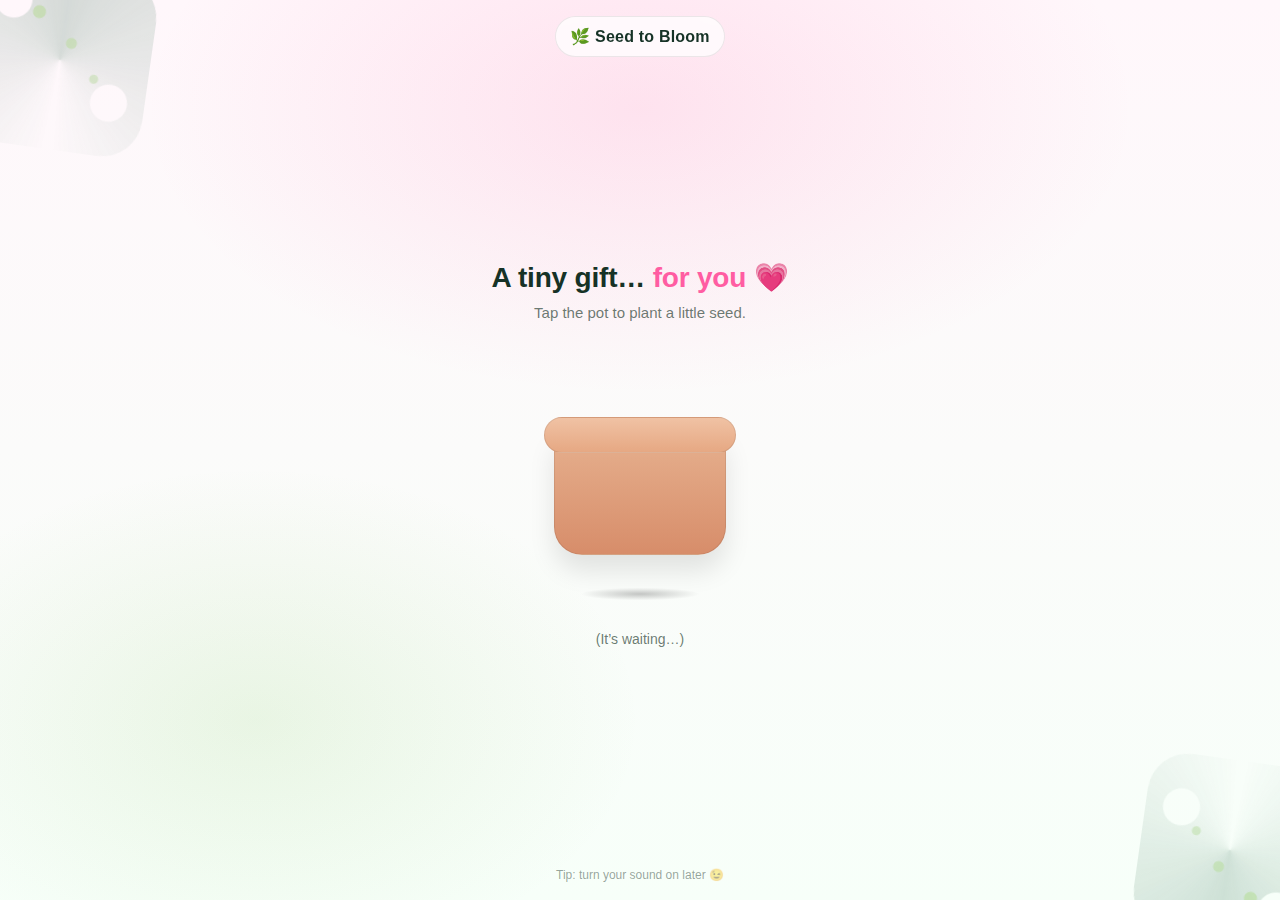
<file: index.html>
<!doctype html>
<html lang="en">
<head>
  <meta charset="utf-8" />
  <meta
    name="viewport"
    content="width=device-width, initial-scale=1, viewport-fit=cover, user-scalable=no"
  />
  <meta name="theme-color" content="#FFF7FB" />
  <title>Seed to Bloom 🌿💗</title>

  <link rel="stylesheet" href="./index.css" />
</head>

<body>
  <!-- Decorative corners -->
  <div class="vines vines--tl" aria-hidden="true"></div>
  <div class="vines vines--br" aria-hidden="true"></div>

  <main class="screen">
    <header class="topbar">
      <div class="pill">🌿 Seed to Bloom</div>
    </header>

    <section class="center">
      <h1 class="title">
        A tiny gift… <span class="pink">for you 💗</span>
      </h1>

      <p class="subtitle">
        Tap the pot to plant a little seed.
      </p>

      <!-- Pot Scene -->
      <div class="scene">
        <button id="potButton" class="potWrap" aria-label="Plant the seed">
          <div class="pot" aria-hidden="true">
            <div class="soil"></div>
            <div class="seed" id="seed" aria-hidden="true"></div>
            <div class="sprout" id="sprout" aria-hidden="true"></div>
          </div>
          <div class="shadow" aria-hidden="true"></div>
        </button>
      </div>

      <!-- Status text -->
      <p id="statusText" class="status" role="status" aria-live="polite">
        (It’s waiting…)
      </p>

      <!-- CTA -->
      <div class="ctaRow">
        <a id="ctaGrow" class="btn btn--primary is-hidden" href="./grow.html">
          Let’s grow it 🌱
        </a>
        <button id="ctaReset" class="btn btn--ghost is-hidden" type="button">
          Reset
        </button>
      </div>
    </section>

    <footer class="footer">
      <span class="footerText">Tip: turn your sound on later 😉</span>
    </footer>
  </main>

  <script src="./index.js"></script>
</body>
</html>
</file>
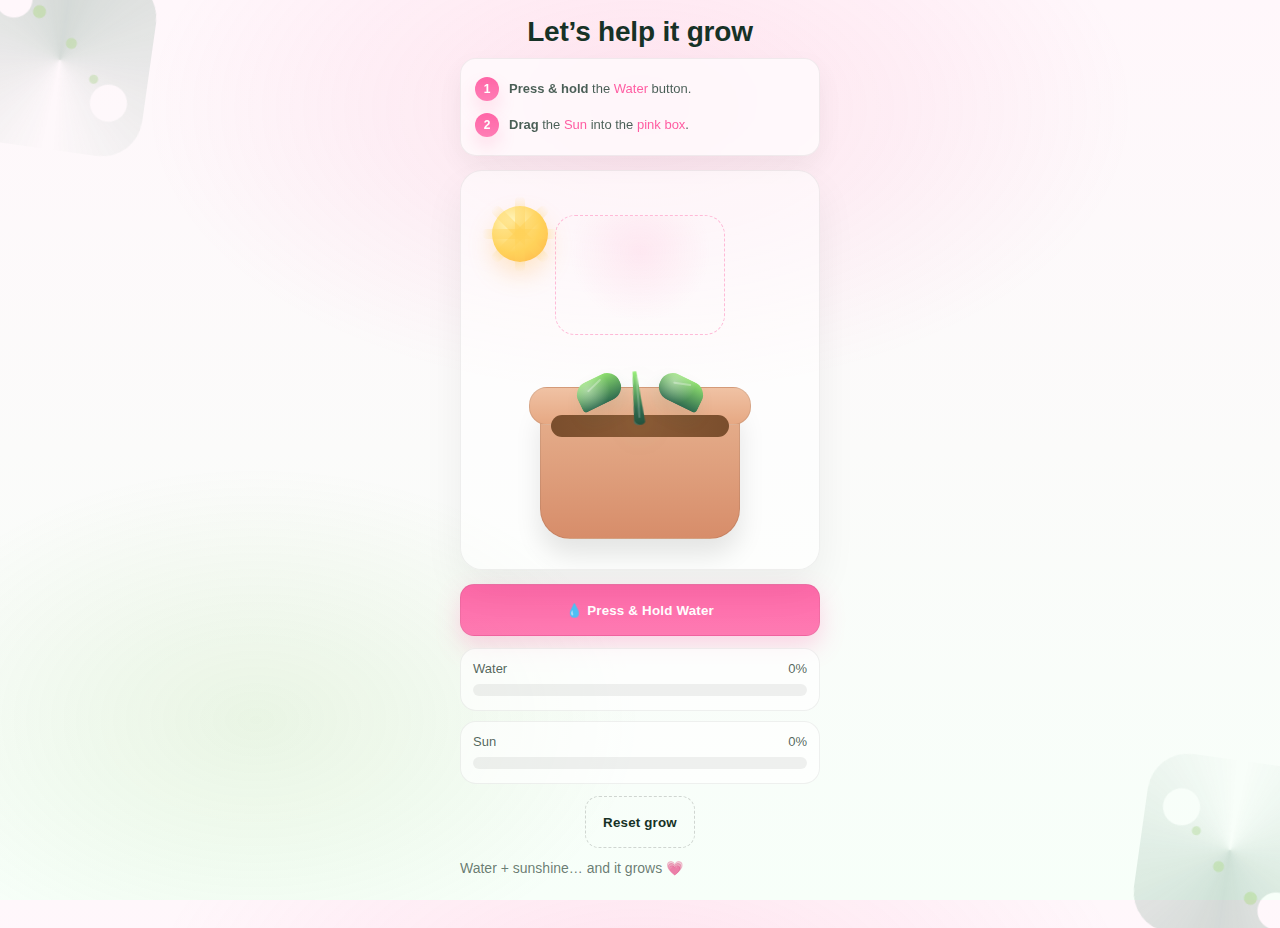
<file: grow.html>
<!doctype html>
<html lang="en">
<head>
  <meta charset="utf-8" />
  <meta
    name="viewport"
    content="width=device-width, initial-scale=1, viewport-fit=cover, user-scalable=no"
  />
  <meta name="theme-color" content="#FFF7FB" />
  <title>Grow 🌤️💧</title>

  <!-- Shared -->
  <link rel="stylesheet" href="./index.css" />
  <!-- Page specific -->
  <link rel="stylesheet" href="./grow.css" />
</head>

<body>
  <div class="vines vines--tl" aria-hidden="true"></div>
  <div class="vines vines--br" aria-hidden="true"></div>

  <main class="screen" role="main">

    <section class="growLayout">
      <div class="growHeader">
        <h1 class="title">Let’s help it grow</h1>

        <div class="howTo" role="note" aria-label="How to play">
          <div class="howToRow">
            <span class="howToBadge">1</span>
            <span class="howToText"><b>Press & hold</b> the <span class="pink">Water</span> button.</span>
          </div>

          <div class="howToRow">
            <span class="howToBadge">2</span>
            <span class="howToText"><b>Drag</b> the <span class="pink">Sun</span> into the <span class="pink">pink box</span>.</span>
          </div>
        </div>

        <p id="growHint" class="subtitle">Start with water 💧 then add sunshine 🌤️</p>
      </div>

      <div class="playArea" id="playArea">
        <div class="sunTarget" id="sunTarget" aria-hidden="true"></div>

        <div class="sun" id="sun" role="button" aria-label="Drag the sun" tabindex="0">
          <div class="sunCore"></div>
          <div class="sunRay sunRay--1"></div>
          <div class="sunRay sunRay--2"></div>
          <div class="sunRay sunRay--3"></div>
          <div class="sunRay sunRay--4"></div>
        </div>

        <div class="plantWrap" aria-hidden="true">
          <div class="plant plant--stage1" id="plant">
            <div class="plantPot">
              <div class="plantSoil"></div>
            </div>

            <div class="stem"></div>

            <div class="leaf leaf--1"></div>
            <div class="leaf leaf--2"></div>
            <div class="leaf leaf--3"></div>
            <div class="leaf leaf--4"></div>

            <!-- Flower: 6 petals -->
            <div class="flower" id="flower">
              <div class="petal petal--1"></div>
              <div class="petal petal--2"></div>
              <div class="petal petal--3"></div>
              <div class="petal petal--4"></div>
              <div class="petal petal--5"></div>
              <div class="petal petal--6"></div>
              <div class="flowerCore"></div>
            </div>
          </div>
        </div>

        <div class="waterStream" id="waterStream" aria-hidden="true"></div>
      </div>

      <div class="controls">
        <button id="waterBtn" class="btn btn--primary waterBtn" type="button" aria-label="Hold to water">
          💧 Press & Hold Water
        </button>

        <div class="meters" aria-label="Progress meters">
          <div class="meter">
            <div class="meterTop">
              <span>Water</span>
              <span id="waterPct">0%</span>
            </div>
            <div class="bar">
              <div class="fill fill--water" id="waterFill"></div>
            </div>
          </div>

          <div class="meter">
            <div class="meterTop">
              <span>Sun</span>
              <span id="sunPct">0%</span>
            </div>
            <div class="bar">
              <div class="fill fill--sun" id="sunFill"></div>
            </div>
          </div>
        </div>

        <div class="nextRow">
          <a id="nextBtn" class="btn btn--primary is-hidden" href="leaf-notes.html">Next: Leaf Notes 🍃</a>
          <button id="resetGrow" class="btn btn--ghost" type="button">Reset grow</button>
        </div>

        <p id="growStatus" class="status" role="status" aria-live="polite"></p>
      </div>
    </section>
  </main>

  <script src="./index.js"></script>
  <script src="./grow.js"></script>
</body>
</html>
</file>
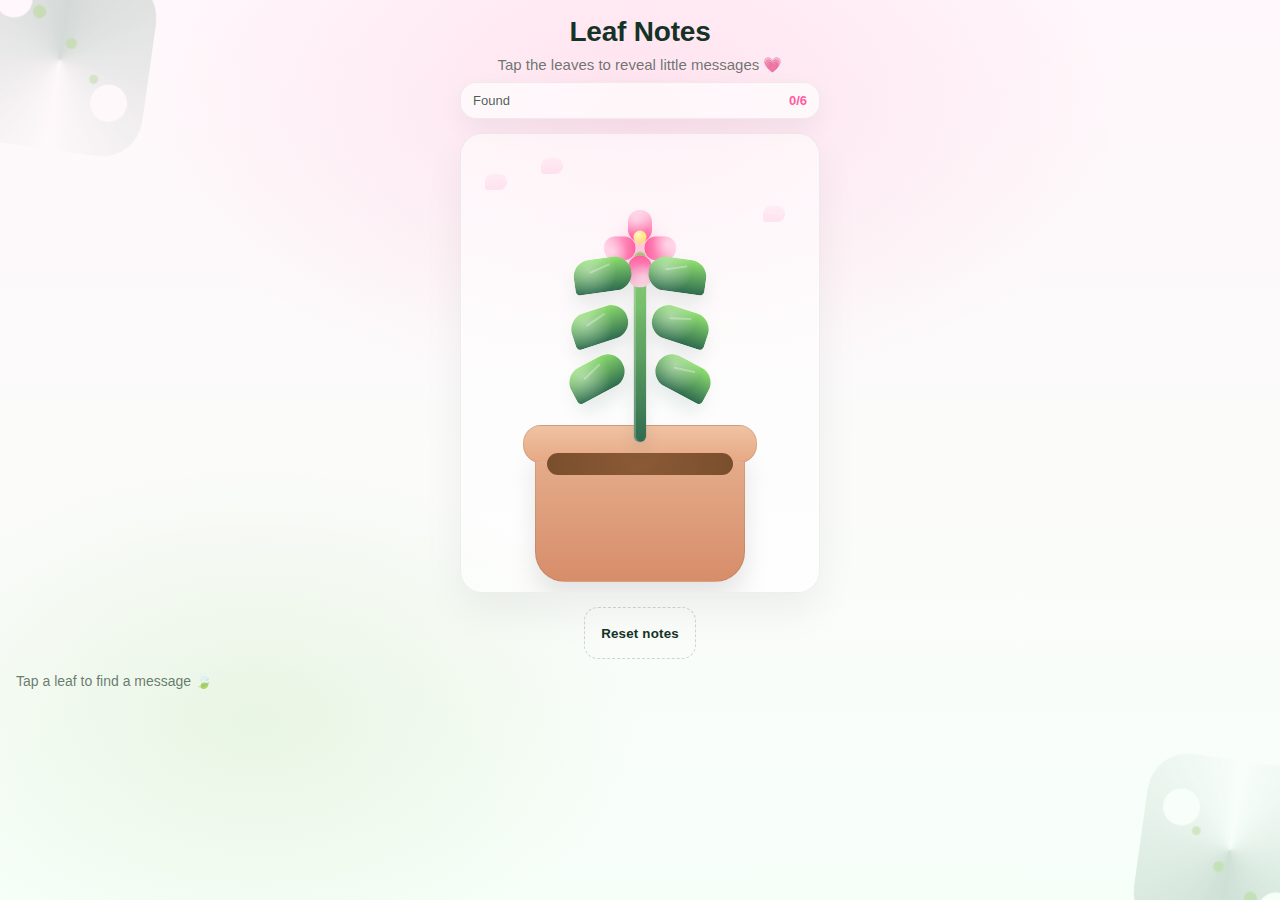
<file: leaf-notes.html>
<!doctype html>
<html lang="en">
<head>
  <meta charset="utf-8" />
  <meta name="viewport" content="width=device-width, initial-scale=1, viewport-fit=cover, user-scalable=no" />
  <meta name="theme-color" content="#FFF7FB" />
  <title>Leaf Notes 🍃</title>

  <link rel="stylesheet" href="./index.css" />
  <link rel="stylesheet" href="./leaf-notes.css" />
</head>

<body>
  <div class="vines vines--tl" aria-hidden="true"></div>
  <div class="vines vines--br" aria-hidden="true"></div>

  <main class="screen" role="main">
    <section class="leafLayout">
      <div class="leafHeader">
        <h1 class="title">Leaf Notes</h1>
        <p class="subtitle">Tap the leaves to reveal little messages 💗</p>

        <div class="progressCard" aria-label="Progress">
          <span class="progressLeft">Found</span>
          <span id="foundCount" class="progressRight">0/6</span>
        </div>
      </div>

      <div class="leafScene" id="leafScene">
        <div class="plantGroup" aria-hidden="true">
          <div class="plant">
            <div class="plantPot">
              <div class="plantSoil"></div>
            </div>

            <div class="stem"></div>

            <div class="flower">
              <div class="petal petal--1"></div>
              <div class="petal petal--2"></div>
              <div class="petal petal--3"></div>
              <div class="petal petal--4"></div>
              <div class="flowerCore"></div>
            </div>
          </div>

          <button class="leafBtn leafBtn--1" data-id="0" aria-label="Leaf note 1" type="button"></button>
          <button class="leafBtn leafBtn--2" data-id="1" aria-label="Leaf note 2" type="button"></button>
          <button class="leafBtn leafBtn--3" data-id="2" aria-label="Leaf note 3" type="button"></button>
          <button class="leafBtn leafBtn--4" data-id="3" aria-label="Leaf note 4" type="button"></button>
          <button class="leafBtn leafBtn--5" data-id="4" aria-label="Leaf note 5" type="button"></button>
          <button class="leafBtn leafBtn--6" data-id="5" aria-label="Leaf note 6" type="button"></button>
        </div>

        <div class="petalFloat petalFloat--a" aria-hidden="true"></div>
        <div class="petalFloat petalFloat--b" aria-hidden="true"></div>
        <div class="petalFloat petalFloat--c" aria-hidden="true"></div>
      </div>

      <div class="actions">
        <a id="ctaLetter" class="btn btn--primary is-hidden" href="./petal-letter.html">
          Open the letter 💌
        </a>

        <button id="resetNotes" class="btn btn--ghost" type="button">
          Reset notes
        </button>
      </div>

      <p id="statusLine" class="status" role="status" aria-live="polite"></p>
    </section>
  </main>

  <!-- ✅ Modal (required by leaf-notes.js) -->
  <div id="noteModal" class="modal is-hidden" role="dialog" aria-modal="true" aria-label="Leaf note">
    <div class="modalBackdrop" id="modalBackdrop"></div>

    <div class="modalCard" role="document">
      <div class="modalTop">
        <div class="modalPill">🍃 A leaf note</div>
        <button id="closeModal" class="modalClose" type="button" aria-label="Close">✕</button>
      </div>

      <p id="noteText" class="noteText"></p>

      <button id="okModal" class="btn btn--primary modalOk" type="button">
        Okay 💗
      </button>
    </div>
  </div>

  <script src="./index.js"></script>
  <script src="./leaf-notes.js"></script>
</body>
</html>
</file>
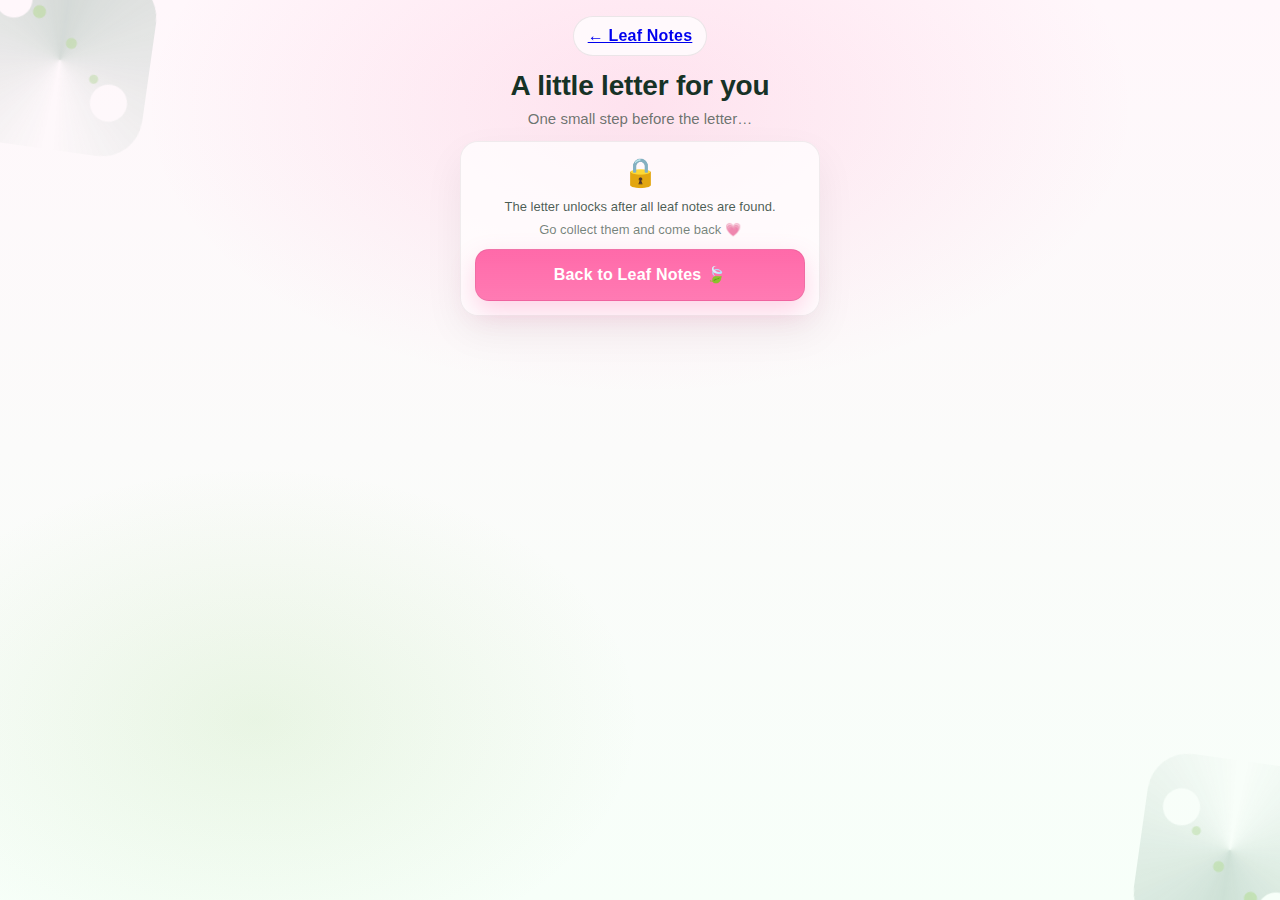
<file: petal-letter.html>
<!doctype html>
<html lang="en">
<head>
  <meta charset="utf-8" />
  <meta name="viewport" content="width=device-width, initial-scale=1, viewport-fit=cover, user-scalable=no" />
  <meta name="theme-color" content="#FFF7FB" />
  <title>Petal Letter 💌</title>

  <link rel="stylesheet" href="./index.css" />
  <link rel="stylesheet" href="./petal-letter.css" />
</head>

<body>
  <div class="vines vines--tl" aria-hidden="true"></div>
  <div class="vines vines--br" aria-hidden="true"></div>

  <main class="screen" role="main">
    <header class="topbar">
      <a class="pill" href="./leaf-notes.html">← Leaf Notes</a>
    </header>

    <section class="letterLayout">
      <header class="letterHeader">
        <h1 class="title">A little letter for you</h1>
        <p class="subtitle" id="subText">Tap the envelope to open it 💌</p>
      </header>

      <!-- Locked view (shown only if leaf notes not complete) -->
      <div id="lockedCard" class="lockedCard is-hidden" role="note" aria-label="Letter locked">
        <div class="lockedIcon">🔒</div>
        <div class="lockedText">
          The letter unlocks after all leaf notes are found.
          <span class="lockedHint">Go collect them and come back 💗</span>
        </div>
        <a class="btn btn--primary lockedBtn" href="./leaf-notes.html">Back to Leaf Notes 🍃</a>
      </div>

      <!-- Stage -->
      <div id="stage" class="stage" aria-label="Envelope letter stage">
        <!-- IMPORTANT: envelope is DIV (no nested button issue) -->
        <div id="envelope" class="envelope" role="button" tabindex="0" aria-label="Open the envelope">
          <div class="envShadow" aria-hidden="true"></div>

          <div class="envBody" aria-hidden="true">
            <div class="envBack"></div>
            <div class="envFront"></div>
            <div class="envSeal" aria-hidden="true"></div>

            <div class="peekCard" aria-hidden="true">
              <div class="peekLine">for my princess 👸</div>
            </div>

            <!-- Petal letter layer -->
            <div class="petalLetter" aria-hidden="true">
              <button class="petal p1" type="button" data-i="0" aria-label="Reveal line 1"><span class="petalText"></span></button>
              <button class="petal p2" type="button" data-i="1" aria-label="Reveal line 2"><span class="petalText"></span></button>
              <button class="petal p3" type="button" data-i="2" aria-label="Reveal line 3"><span class="petalText"></span></button>
              <button class="petal p4" type="button" data-i="3" aria-label="Reveal line 4"><span class="petalText"></span></button>
              <button class="petal p5" type="button" data-i="4" aria-label="Reveal line 5"><span class="petalText"></span></button>
              <button class="petal p6" type="button" data-i="5" aria-label="Reveal line 6"><span class="petalText"></span></button>

              <div class="centerNote" id="centerNote" aria-live="polite">
                <div class="centerTop">Happy Valentine’s Day 💗</div>
                <div class="centerMid" id="centerMid">I want to be with you again</div>
                <div class="centerSig">— Your's Ajith 🌸</div>
              </div>
            </div>
          </div>
        </div>

        <div class="letterActions">
          <button id="replayBtn" class="btn btn--ghost" type="button">Replay</button>
          <a class="btn btn--primary" href="./index.html">Back to start 🌱</a>
        </div>

        <p class="status" id="statusLine" role="status" aria-live="polite"></p>
      </div>
    </section>
  </main>

  <script src="./index.js"></script>
  <script src="./petal-letter.js"></script>
</body>
</html>
</file>
<file: index.css>
/* ============ Root + Mobile Safe Area ============ */
:root{
  --bg: #FFF7FB;
  --bg2: #F7FFF9;

  --green-900: #2F6B4F;
  --green-500: #76B947;
  --soil: #7A4E2D;

  --pink-600: #FF5DA2;
  --pink-300: #FFB3D1;

  --text: #163226;
  --muted: rgba(22,50,38,0.65);

  --card: rgba(255,255,255,0.75);
  --stroke: rgba(0,0,0,0.08);

  --radius: 18px;
  --tap: 52px;
}

*{ box-sizing: border-box; }
html, body{ height: 100%; }
body{
  margin: 0;
  font-family: -apple-system, BlinkMacSystemFont, "SF Pro Display", "SF Pro Text", Segoe UI, Roboto, Arial, sans-serif;
  color: var(--text);
  background:
    radial-gradient(900px 520px at 50% 12%, rgba(255,93,162,0.14), transparent 55%),
    radial-gradient(700px 460px at 20% 80%, rgba(118,185,71,0.12), transparent 55%),
    linear-gradient(180deg, var(--bg), var(--bg2));
  -webkit-font-smoothing: antialiased;
  -moz-osx-font-smoothing: grayscale;
}

/* ============ Layout ============ */
.screen{
  min-height: 100dvh;
  padding:
    calc(env(safe-area-inset-top) + 16px)
    16px
    calc(env(safe-area-inset-bottom) + 18px);
  display: grid;
  grid-template-rows: auto 1fr auto;
  gap: 14px;
  /* allow the page to scroll on mobile and enable momentum scrolling */
  overflow-y: auto;
  -webkit-overflow-scrolling: touch;
}

.topbar{
  display: flex;
  justify-content: center;
  align-items: center;
}

.pill{
  padding: 10px 14px;
  border-radius: 999px;
  background: var(--card);
  border: 1px solid var(--stroke);
  backdrop-filter: blur(8px);
  font-weight: 650;
  letter-spacing: 0.2px;
}

.center{
  display: grid;
  place-items: center;
  text-align: center;
  gap: 10px;
  align-content: center;
}

.title{
  margin: 0;
  font-size: 28px;
  line-height: 1.15;
  letter-spacing: -0.2px;
}

.pink{ color: var(--pink-600); }

.subtitle{
  margin: 0;
  color: var(--muted);
  font-size: 15px;
}

.status{
  margin: 0;
  min-height: 22px;
  font-size: 14px;
  color: var(--muted);
}

.hint{
  margin: 8px 0 0;
  font-size: 12px;
  color: rgba(22,50,38,0.55);
}

.footer{
  display:flex;
  justify-content:center;
}
.footerText{
  font-size: 12px;
  color: rgba(22,50,38,0.45);
}

/* ============ Buttons ============ */
.btn{
  height: var(--tap);
  min-width: 150px;
  padding: 0 16px;
  border-radius: 14px;
  display: inline-flex;
  align-items: center;
  justify-content: center;
  text-decoration: none;
  border: 1px solid var(--stroke);
  background: rgba(255,255,255,0.72);
  color: var(--text);
  font-weight: 650;
  letter-spacing: 0.2px;
  user-select: none;
  -webkit-tap-highlight-color: transparent;
}

.btn:active{ transform: scale(0.98); }

.btn--primary{
  background: linear-gradient(180deg, rgba(255,93,162,0.92), rgba(255,93,162,0.82));
  color: white;
  border-color: rgba(0,0,0,0.06);
  box-shadow: 0 10px 24px rgba(255,93,162,0.25);
}

.btn--ghost{
  background: transparent;
  border: 1px dashed rgba(0,0,0,0.16);
  min-width: 110px;
}

.ctaRow{
  display: flex;
  gap: 10px;
  align-items: center;
  justify-content: center;
}

.is-hidden{ display: none !important; }

/* ============ Decorative Vines (CSS-only) ============ */
.vines{
  position: fixed;
  width: 180px;
  height: 180px;
  pointer-events: none;
  opacity: 0.45;
  filter: blur(0.2px);
}
.vines--tl{ top: -30px; left: -30px; transform: rotate(8deg); }
.vines--br{ bottom: -40px; right: -40px; transform: rotate(188deg); }

.vines::before{
  content:"";
  position:absolute; inset:0;
  background:
    radial-gradient(circle at 35% 25%, rgba(118,185,71,0.75) 0 6px, transparent 7px),
    radial-gradient(circle at 55% 40%, rgba(118,185,71,0.65) 0 5px, transparent 6px),
    radial-gradient(circle at 70% 58%, rgba(118,185,71,0.55) 0 4px, transparent 5px),
    conic-gradient(from 180deg at 50% 50%,
      rgba(47,107,79,0.0),
      rgba(47,107,79,0.45),
      rgba(47,107,79,0.0)
    );
  border-radius: 40px;
  mask:
    radial-gradient(circle at 20% 20%, transparent 0 18px, black 19px),
    radial-gradient(circle at 80% 70%, transparent 0 18px, black 19px),
    linear-gradient(#000,#000);
  mask-composite: intersect;
}

/* ============ Pot Scene ============ */
.scene{
  width: min(320px, 88vw);
  height: 290px;
  display: grid;
  place-items: center;
}

.potWrap{
  border: none;
  background: transparent;
  padding: 0;
  display: grid;
  place-items: center;
  cursor: pointer;
  -webkit-tap-highlight-color: transparent;
  /* allow vertical pan gestures while still capturing taps */
  touch-action: pan-y;
}

.pot{
  position: relative;
  width: 210px;
  height: 200px;
  display: grid;
  place-items: center;
  transform: translateY(-2px);
  transition: transform 240ms ease;
}

.potWrap:active .pot{
  transform: translateY(1px) scale(0.99);
}

.shadow{
  width: 170px;
  height: 18px;
  background: radial-gradient(closest-side, rgba(0,0,0,0.22), transparent 70%);
  transform: translateY(18px);
}

/* Pot body */
.pot::before{
  content:"";
  position:absolute;
  bottom: 10px;
  width: 170px;
  height: 120px;
  background: linear-gradient(180deg, #E6B08E, #D78D6A);
  border-radius: 0 0 28px 28px;
  border: 1px solid rgba(0,0,0,0.08);
  box-shadow: 0 16px 26px rgba(0,0,0,0.10);
}

/* Pot rim */
.pot::after{
  content:"";
  position:absolute;
  bottom: 112px;
  width: 190px;
  height: 34px;
  background: linear-gradient(180deg, #F0C2A4, #E6A883);
  border-radius: 18px;
  border: 1px solid rgba(0,0,0,0.08);
}

/* Soil */
.soil{
  position:absolute;
  bottom: 122px;
  width: 160px;
  height: 20px;
  background: radial-gradient(circle at 50% 30%, #8B5A35, var(--soil));
  border-radius: 999px;
  transform-origin: center;
}

/* Seed */
.seed{
  position:absolute;
  width: 14px;
  height: 10px;
  background: #5B3A22;
  border-radius: 999px;
  top: 32px;
  left: 50%;
  transform: translateX(-50%);
  opacity: 0;
}

/* Sprout */
.sprout{
  position:absolute;
  bottom: 135px;
  width: 0;
  height: 0;
  opacity: 0;
}
.sprout::before{
  content:"";
  position:absolute;
  width: 6px;
  height: 26px;
  background: linear-gradient(180deg, var(--green-500), var(--green-900));
  border-radius: 999px;
  left: 50%;
  transform: translateX(-50%);
  bottom: 0;
}
.sprout::after{
  content:"";
  position:absolute;
  width: 24px;
  height: 16px;
  background: radial-gradient(circle at 30% 30%, rgba(255,255,255,0.35), transparent 55%),
              linear-gradient(180deg, var(--green-500), var(--green-900));
  border-radius: 16px 16px 16px 0;
  transform: rotate(-18deg);
  left: calc(50% - 6px);
  bottom: 14px;
}

/* ---------------- Scroll hint ---------------- */
.scrollHint{
  margin-top: 8px;
  font-size: 13px;
  color: var(--muted);
  text-align: center;
  opacity: 0.9;
  -webkit-user-select: none;
  user-select: none;
  animation: hintFloat 1.6s ease-in-out infinite;
}

@keyframes hintFloat{
  0% { transform: translateY(0); opacity: 0.9; }
  50% { transform: translateY(-6px); opacity: 1; }
  100% { transform: translateY(0); opacity: 0.9; }
}

/* ============ Planting Animation State ============ */
.planted .seed{
  opacity: 1;
  animation: seedDrop 900ms cubic-bezier(.2,.9,.2,1) forwards;
}

.planted .soil{
  animation: soilWiggle 520ms ease-in-out 640ms;
}

.planted .sprout{
  opacity: 1;
  animation: sproutPop 700ms cubic-bezier(.2,.9,.2,1) 1040ms forwards;
}

@keyframes seedDrop{
  0%   { transform: translateX(-50%) translateY(0) rotate(0deg); }
  70%  { transform: translateX(-50%) translateY(112px) rotate(20deg); opacity: 1; }
  85%  { transform: translateX(-50%) translateY(102px) rotate(6deg); }
  100% { transform: translateX(-50%) translateY(110px) rotate(0deg); opacity: 0; }
}

@keyframes soilWiggle{
  0%   { transform: scaleX(1); }
  25%  { transform: scaleX(1.05) rotate(1deg); }
  55%  { transform: scaleX(0.98) rotate(-1deg); }
  100% { transform: scaleX(1); }
}

@keyframes sproutPop{
  0%   { transform: translateY(10px) scale(0.5); }
  60%  { transform: translateY(0) scale(1.0); }
  100% { transform: translateY(0) scale(1.0); }
}
``
</file>
<file: grow.css>
/* Grow Page Layout */
.growLayout{
  display: grid;
  gap: 14px;
  align-content: start;
}
.growHeader{
  text-align: center;
  display: grid;
  gap: 10px;
}

#growHint {
  display: none;
}

/* Clear instructions card */
.howTo{
  width: min(360px, 92vw);
  margin: 0 auto;
  padding: 12px 14px;
  border-radius: 16px;
  background: rgba(255,255,255,0.68);
  border: 1px solid rgba(0,0,0,0.06);
  box-shadow: 0 10px 26px rgba(0,0,0,0.05);
  backdrop-filter: blur(8px);
}
.howToRow{
  display: flex;
  gap: 10px;
  align-items: center;
  padding: 6px 0;
}
.howToRow--tiny{ padding-top: 2px; }
.howToBadge{
  width: 24px;
  height: 24px;
  border-radius: 999px;
  display: grid;
  place-items: center;
  font-weight: 800;
  font-size: 12px;
  color: #fff;
  background: linear-gradient(180deg, rgba(255,93,162,0.95), rgba(255,93,162,0.80));
  box-shadow: 0 10px 18px rgba(255,93,162,0.18);
  flex: 0 0 auto;
}
.howToText{
  font-size: 13px;
  color: rgba(22,50,38,0.78);
  line-height: 1.25;
}
.howToHint{
  font-size: 12px;
  color: rgba(22,50,38,0.60);
}

/* Play Area */
.playArea{
  position: relative;
  width: min(360px, 92vw);
  height: 400px;
  margin: 0 auto;
  border-radius: 22px;
  background: rgba(255,255,255,0.55);
  border: 1px solid rgba(0,0,0,0.06);
  box-shadow: 0 18px 40px rgba(0,0,0,0.06);
  overflow: hidden;
}

/* Prevent scroll interference while dragging/holding */
.playArea, .sun, .waterBtn{ touch-action: none; }

/* Sun + Target Zone */
.sunTarget{
  position:absolute;
  top: 44px;
  left: 50%;
  width: 170px;
  height: 120px;
  transform: translateX(-50%);
  border-radius: 20px;
  border: 1px dashed rgba(255,93,162,0.40);
  background: radial-gradient(circle at 50% 30%, rgba(255,93,162,0.10), transparent 60%);
  animation: targetPulse 2.3s ease-in-out infinite;
}
@keyframes targetPulse{
  0%,100% { box-shadow: 0 0 0 rgba(255,93,162,0.0); }
  50% { box-shadow: 0 0 22px rgba(255,93,162,0.12); }
}
.sun{
  position:absolute;
  top: 26px;
  left: 22px;
  width: 74px;
  height: 74px;
  border-radius: 50%;
  display: grid;
  place-items: center;
  cursor: grab;
  user-select: none;
  -webkit-tap-highlight-color: transparent;
  transform: translate3d(0,0,0);
  will-change: left, top;
}
.sun:active{ cursor: grabbing; }
.sunCore{
  width: 56px;
  height: 56px;
  border-radius: 50%;
  background: radial-gradient(circle at 35% 30%, #fff7c2, #ffd25a 55%, #ffb347);
  box-shadow: 0 12px 24px rgba(255,179,71,0.28);
}
.sunRay{
  position:absolute;
  width: 76px;
  height: 10px;
  border-radius: 999px;
  background: linear-gradient(90deg, transparent, rgba(255,210,90,0.9), transparent);
  opacity: 0.85;
}
.sunRay--1{ transform: rotate(0deg); }
.sunRay--2{ transform: rotate(45deg); }
.sunRay--3{ transform: rotate(90deg); }
.sunRay--4{ transform: rotate(135deg); }

/* Plant */
.plantWrap{
  position:absolute;
  left: 50%;
  bottom: 30px;
  transform: translateX(-50%);
}

.plant{
  position: relative;
  width: 260px;
  height: 300px;

  /* Key realism anchors */
  --soilY: 114px;         /* soil surface from bottom of plant */
  --stem-h: 52px;         /* default stage 1 */
}

/* Pot */
.plantPot{
  position:absolute;
  bottom: 0;
  left: 50%;
  width: 200px;
  height: 135px;
  transform: translateX(-50%);
  border-radius: 0 0 30px 30px;
  background: linear-gradient(180deg, #E6B08E, #D78D6A);
  border: 1px solid rgba(0,0,0,0.08);
  box-shadow: 0 16px 26px rgba(0,0,0,0.10);
}
.plantPot::before{
  content:"";
  position:absolute;
  top: -18px;
  left: 50%;
  width: 220px;
  height: 36px;
  transform: translateX(-50%);
  border-radius: 18px;
  background: linear-gradient(180deg, #F0C2A4, #E6A883);
  border: 1px solid rgba(0,0,0,0.08);
}
.plantSoil{
  position:absolute;
  top: 10px;
  left: 50%;
  width: 178px;
  height: 22px;
  transform: translateX(-50%);
  border-radius: 999px;
  background: radial-gradient(circle at 50% 30%, #8B5A35, var(--soil));
}

/* Stem: tapered + slightly curved, anchored to soil */
.stem{
  position:absolute;
  left: 50%;
  bottom: var(--soilY);
  width: 16px;
  height: var(--stem-h);
  transform: translateX(-50%) rotate(-6deg);
  transform-origin: bottom center;
  z-index: 2;
  filter: drop-shadow(0 10px 14px rgba(47,107,79,0.10));
}
.stem::before{
  content:"";
  position:absolute;
  inset: 0;
  border-radius: 999px;
  background: linear-gradient(180deg, #9af07b 0%, #2f6b4f 70%, #24513d 100%);
  /* taper top */
  clip-path: polygon(38% 0%, 62% 0%, 86% 100%, 14% 100%);
  box-shadow: inset 2px 0 0 rgba(255,255,255,0.18);
}
.stem::after{
  content:"";
  position:absolute;
  left: 52%;
  top: 10%;
  width: 2px;
  height: 78%;
  border-radius: 999px;
  background: rgba(255,255,255,0.20);
  transform: rotate(2deg);
  filter: blur(0.2px);
}

/* Leaves (stable positions relative to stem height, so they never drift) */
.leaf{
  position:absolute;
  width: 46px;
  height: 28px;
  opacity: 0;
  transform: scale(0.2);
  border-radius: 24px 24px 24px 7px;
  background:
    radial-gradient(circle at 28% 30%, rgba(255,255,255,0.40), transparent 58%),
    linear-gradient(180deg, #8fe06f, var(--green-900));
  box-shadow: 0 10px 18px rgba(47,107,79,0.10);
  transition: transform 700ms cubic-bezier(.2,.9,.2,1), opacity 500ms ease;
  z-index: 3;
}
.leaf::after{
  content:"";
  position:absolute;
  left: 12px;
  top: 6px;
  width: 18px;
  height: 2px;
  border-radius: 999px;
  background: rgba(255,255,255,0.30);
  transform: rotate(-18deg);
}

/* Attach to stem using soilY + stem-h anchor */
.leaf--1{
  left: calc(50% - 64px);
  bottom: calc(var(--soilY) + var(--stem-h) - 34px);
  transform: rotate(-26deg) scale(0.2);
}
.leaf--2{
  left: calc(50% + 18px);
  bottom: calc(var(--soilY) + var(--stem-h) - 34px);
  border-radius: 24px 24px 7px 24px;
  transform: rotate(26deg) scale(0.2);
}
.leaf--3{
  left: calc(50% - 78px);
  bottom: calc(var(--soilY) + var(--stem-h) - 12px);
  transform: rotate(-12deg) scale(0.2);
}
.leaf--4{
  left: calc(50% + 34px);
  bottom: calc(var(--soilY) + var(--stem-h) - 12px);
  border-radius: 24px 24px 7px 24px;
  transform: rotate(12deg) scale(0.2);
}

/* Flower: ALWAYS sits on top of stem using the same anchor */
.flower{
  position:absolute;
  left: 50%;
  bottom: calc(var(--soilY) + var(--stem-h) - 8px);
  width: 54px;
  height: 54px;
  transform: translateX(-50%) scale(0.2);
  opacity: 0;
  transition: transform 800ms cubic-bezier(.2,.9,.2,1), opacity 600ms ease;
  z-index: 4;
  filter: drop-shadow(0 14px 18px rgba(255,93,162,0.14));
}

/* Petals: 6 petals with slight variation so it's not a perfect “circle” */
.petal{
  position:absolute;
  width: 24px;
  height: 34px;
  left: 50%;
  top: 50%;
  transform-origin: 50% 88%;
  border-radius: 20px 20px 20px 12px;
  background:
    radial-gradient(circle at 35% 30%, rgba(255,255,255,0.55), transparent 58%),
    linear-gradient(180deg, #ffd3e7 0%, var(--pink-600) 85%);
}
.petal--1{ transform: translate(-50%,-92%) rotate(0deg)   scale(1.00); }
.petal--2{ transform: translate(-5%,-65%)  rotate(55deg)  scale(0.98); }
.petal--3{ transform: translate(6%,-45%)   rotate(115deg) scale(1.02); }
.petal--4{ transform: translate(-50%,-10%) rotate(180deg) scale(0.98); }
.petal--5{ transform: translate(-92%,-45%) rotate(240deg) scale(1.03); }
.petal--6{ transform: translate(-95%,-68%) rotate(300deg) scale(0.99); }

.flowerCore{
  position:absolute;
  left: 50%;
  top: 50%;
  width: 13px;
  height: 13px;
  transform: translate(-50%,-50%);
  border-radius: 999px;
  background: radial-gradient(circle at 35% 30%, #fff7c2, #ffd25a);
  box-shadow: 0 10px 18px rgba(255,210,90,0.18);
}

/* Stage tuning (just update variables + visibility) */
.plant--stage1{ --stem-h: 54px; }
.plant--stage2{ --stem-h: 92px; }
.plant--stage3{ --stem-h: 124px; }

.plant--stage1 .leaf--1,
.plant--stage1 .leaf--2{
  opacity: 1;
}
.plant--stage1 .leaf--1{ transform: rotate(-26deg) scale(1); }
.plant--stage1 .leaf--2{ transform: rotate(26deg) scale(1); }

.plant--stage2 .leaf{ opacity: 1; }
.plant--stage2 .leaf--1{ transform: rotate(-26deg) scale(1.06); }
.plant--stage2 .leaf--2{ transform: rotate(26deg) scale(1.06); }
.plant--stage2 .leaf--3{ transform: rotate(-12deg) scale(0.98); }
.plant--stage2 .leaf--4{ transform: rotate(12deg) scale(0.98); }

.plant--stage3 .leaf{ opacity: 1; }
.plant--stage3 .leaf--1{ transform: rotate(-26deg) scale(1.10); }
.plant--stage3 .leaf--2{ transform: rotate(26deg) scale(1.10); }
.plant--stage3 .leaf--3{ transform: rotate(-12deg) scale(1.06); }
.plant--stage3 .leaf--4{ transform: rotate(12deg) scale(1.06); }

.plant--stage3 .flower{
  opacity: 1;
  transform: translateX(-50%) scale(1);
  animation: bloomPop 1.2s cubic-bezier(.2,.9,.2,1) 1;
}

@keyframes bloomPop{
  0% { transform: translateX(-50%) scale(0.55); }
  65% { transform: translateX(-50%) scale(1.06); }
  100% { transform: translateX(-50%) scale(1.0); }
}

/* Water Stream */
.waterStream{
  position:absolute;
  left: 50%;
  top: 160px;
  width: 10px;
  height: 0px;
  transform: translateX(-50%);
  border-radius: 999px;
  opacity: 0;
  background: linear-gradient(180deg, rgba(140,220,255,0.85), rgba(70,170,255,0.65), transparent);
  filter: blur(0.2px);
  transition: opacity 120ms ease;
}
.watering .waterStream{
  opacity: 1;
  height: 170px;
}

/* Controls */
.controls{
  display: grid;
  gap: 12px;
  width: min(360px, 92vw);
  margin: 0 auto;
}
.waterBtn{ width: 100%; justify-content: center; }

.waterBtn.pulse{ animation: btnPulse 1.6s ease-in-out infinite; }
@keyframes btnPulse{
  0%,100% { transform: scale(1); }
  50% { transform: scale(1.02); }
}
.meters{ display: grid; gap: 10px; }
.meter{
  padding: 12px 12px 14px;
  border-radius: 16px;
  background: rgba(255,255,255,0.65);
  border: 1px solid rgba(0,0,0,0.06);
}
.meterTop{
  display:flex;
  justify-content: space-between;
  font-size: 13px;
  color: rgba(22,50,38,0.75);
  margin-bottom: 8px;
}
.bar{
  height: 12px;
  border-radius: 999px;
  background: rgba(0,0,0,0.06);
  overflow: hidden;
}
.fill{
  height: 100%;
  width: 0%;
  border-radius: 999px;
  transition: width 120ms linear;
}
.fill--water{
  background: linear-gradient(90deg, rgba(110,210,255,0.85), rgba(70,170,255,0.95));
}
.fill--sun{
  background: linear-gradient(90deg, rgba(255,210,90,0.85), rgba(255,179,71,0.95));
}
.nextRow{
  display:flex;
  gap: 10px;
  align-items:center;
  justify-content:center;
}
</file>
<file: leaf-notes.css>
/* =========================================
   Leaf Notes Page (FULL)
   Fix: Shared CSS vars moved to .plantGroup
   so leaf buttons (siblings of .plant) inherit them.
   ========================================= */

/* ---------------- Layout ---------------- */
.leafLayout {
  display: grid;
  gap: 14px;
  align-content: start;
}

.leafHeader {
  text-align: center;
  display: grid;
  gap: 8px;
}

.progressCard {
  width: min(360px, 92vw);
  margin: 0 auto;
  padding: 10px 12px;
  border-radius: 16px;
  background: rgba(255, 255, 255, 0.68);
  border: 1px solid rgba(0, 0, 0, 0.06);
  box-shadow: 0 10px 26px rgba(0, 0, 0, 0.05);
  display: flex;
  justify-content: space-between;
  align-items: center;
  color: rgba(22, 50, 38, 0.78);
  font-size: 13px;
}

.progressRight {
  font-weight: 800;
  color: var(--pink-600);
}

/* ---------------- Scene card ---------------- */
.leafScene {
  position: relative;
  width: min(360px, 92vw);
  height: 460px;
  margin: 0 auto;
  border-radius: 22px;
  background: rgba(255, 255, 255, 0.55);
  border: 1px solid rgba(0, 0, 0, 0.06);
  box-shadow: 0 18px 40px rgba(0, 0, 0, 0.06);
  overflow: hidden;
}

/* Centered plant group: ALL absolute children are relative to this */
.plantGroup {
  position: absolute;
  left: 50%;
  bottom: 10px;
  width: 320px;
  height: 440px;
  transform: translateX(-50%);

  /* ✅ Shared anchors (MUST be here so .leafBtn inherits) */
  --stemCenterX: 160px; /* center of plantGroup */
  --stemCenterY: 280px; /* center of plantGroup from bottom */
  --soilY: 140px; /* top of soil surface from bottom of the plant */
  --stemH: 190px; /* stem height */

  /* Vertical attachment points (relative to soil) - evenly distributed */
  --leafLow: 50px;
  --leafMid: 100px;
  --leafHigh: 150px;

  /* Horizontal spread - wider for better visibility on iPhone */
  --spreadA: 35px;
  --spreadB: 35px;
  --spreadC: 35px;
}

/* iPhone 14 Pro and similar large screens */
@media (min-width: 390px) and (max-width: 430px) {
  .plantGroup {
    /* Keep at full size for iPhone 14 Pro */
    transform: translateX(-50%);
  }
}

/* Slight scale down on smaller phones */
@media (max-width: 360px) {
  .plantGroup {
    transform: translateX(-50%) scale(0.92);
    transform-origin: bottom center;
  }
}

/* ---------------- Plant base ---------------- */
.plant {
  position: absolute;
  left: 50%;
  bottom: 0;
  width: 260px;
  height: 360px;
  transform: translateX(-50%);
}

/* Pot */
.plantPot {
  position: absolute;
  bottom: 0;
  left: 50%;
  width: 210px;
  height: 140px;
  transform: translateX(-50%);
  border-radius: 0 0 30px 30px;
  background: linear-gradient(180deg, #E6B08E, #D78D6A);
  border: 1px solid rgba(0, 0, 0, 0.08);
  box-shadow: 0 16px 26px rgba(0, 0, 0, 0.10);
  z-index: 1;
}

.plantPot::before {
  content: "";
  position: absolute;
  top: -18px;
  left: 50%;
  width: 232px;
  height: 36px;
  transform: translateX(-50%);
  border-radius: 18px;
  background: linear-gradient(180deg, #F0C2A4, #E6A883);
  border: 1px solid rgba(0, 0, 0, 0.08);
}

.plantSoil {
  position: absolute;
  top: 10px;
  left: 50%;
  width: 186px;
  height: 22px;
  transform: translateX(-50%);
  border-radius: 999px;
  background: radial-gradient(circle at 50% 30%, #8B5A35, var(--soil));
}

/* Stem (centered) */
.stem {
  position: absolute;
  left: 50%;
  bottom: var(--soilY);
  width: 12px;
  height: var(--stemH);
  transform: translateX(-50%) rotate(0deg);
  border-radius: 999px;
  background: linear-gradient(180deg, #95e07a, var(--green-900));
  box-shadow: inset 2px 0 0 rgba(255, 255, 255, 0.22), 0 8px 16px rgba(47, 107, 79, 0.12);
  outline: 1px solid rgba(0, 0, 0, 0.05);
  z-index: 2;
}

/* Flower (attached to stem top) */
.flower {
  position: absolute;
  left: 50%;
  bottom: calc(var(--soilY) + var(--stemH) - 8px);
  width: 46px;
  height: 46px;
  transform: translateX(-50%);
  z-index: 5;
  animation: bloomPop 1.2s cubic-bezier(.2, .9, .2, 1) 1;
}

@keyframes bloomPop {
  0% {
    transform: translateX(-50%) scale(0.7);
    opacity: 0.7;
  }
  70% {
    transform: translateX(-50%) scale(1.06);
    opacity: 1;
  }
  100% {
    transform: translateX(-50%) scale(1);
    opacity: 1;
  }
}

.petal {
  position: absolute;
  inset: 0;
  width: 24px;
  height: 32px;
  left: 50%;
  top: 50%;
  transform-origin: 50% 85%;
  border-radius: 18px;
  background:
    radial-gradient(circle at 35% 30%, rgba(255, 255, 255, 0.45), transparent 55%),
    linear-gradient(180deg, #ffd1e4, var(--pink-600));
  box-shadow: 0 12px 18px rgba(255, 93, 162, 0.14);
}

.petal--1 { transform: translate(-50%, -85%) rotate(0deg); }
.petal--2 { transform: translate(-12%, -50%) rotate(90deg); }
.petal--3 { transform: translate(-50%, -12%) rotate(180deg); }
.petal--4 { transform: translate(-88%, -50%) rotate(270deg); }

.flowerCore {
  position: absolute;
  left: 50%;
  top: 50%;
  width: 13px;
  height: 13px;
  transform: translate(-50%, -50%);
  border-radius: 999px;
  background: radial-gradient(circle at 35% 30%, #fff7c2, #ffd25a);
  box-shadow: 0 10px 18px rgba(255, 210, 90, 0.18);
}

/* ---------------- Leaf Buttons (KEY FIX) ----------------
   Leaf buttons are siblings of .plant, so they MUST inherit vars from .plantGroup.
*/
.leafBtn {
  position: absolute;
  left: 50%;
  bottom: calc(var(--soilY) + var(--y));
  width: 58px;
  height: 34px;
  border: none;
  padding: 0;

  background:
    radial-gradient(circle at 28% 30%, rgba(255, 255, 255, 0.40), transparent 58%),
    linear-gradient(180deg, #8fe06f, var(--green-900));

  border-radius: 28px 28px 28px 8px;
  box-shadow: 0 10px 18px rgba(47, 107, 79, 0.12);
  -webkit-tap-highlight-color: transparent;
  touch-action: manipulation;

  /* per-leaf custom props - transform origin at leaf base for proper rotation */
  transform-origin: center bottom;
  transform: translateX(calc(-50% + var(--x))) translateY(0) rotate(var(--r));
  transition: transform 160ms ease, filter 160ms ease;
  z-index: 4;
}

.leafBtn:active {
  transform: translateX(calc(-50% + var(--x))) translateY(0) rotate(var(--r)) scale(0.97);
}

.leafBtn::after {
  content: "";
  position: absolute;
  left: 16px;
  top: 9px;
  width: 22px;
  height: 2px;
  border-radius: 999px;
  background: rgba(255, 255, 255, 0.30);
  transform: rotate(-16deg);
}

.leafBtn.is-found {
  filter: saturate(0.85) brightness(0.95);
  box-shadow: 0 10px 18px rgba(255, 93, 162, 0.10);
  outline: 2px solid rgba(255, 93, 162, 0.18);
}

/* right-side leaf rounding */
.leafBtn--2,
.leafBtn--4,
.leafBtn--6 {
  border-radius: 28px 28px 8px 28px;
}

/* Positions: spread + attachment heights - proper radial distribution */
.leafBtn--1 { --x: calc(-1 * var(--spreadA)); --y: var(--leafLow);  --r: -28deg; }
.leafBtn--2 { --x: var(--spreadA);            --y: var(--leafLow);  --r:  28deg; }

.leafBtn--3 { --x: calc(-1 * var(--spreadB)); --y: var(--leafMid);  --r: -18deg; }
.leafBtn--4 { --x: var(--spreadB);            --y: var(--leafMid);  --r:  18deg; }

.leafBtn--5 { --x: calc(-1 * var(--spreadC)); --y: var(--leafHigh); --r: -8deg; }
.leafBtn--6 { --x: var(--spreadC);            --y: var(--leafHigh); --r:  8deg; }

/* ---------------- Actions ---------------- */
.actions {
  width: min(360px, 92vw);
  margin: 0 auto;
  display: flex;
  gap: 10px;
  align-items: center;
  justify-content: center;
}

/* ---------------- Modal ---------------- */
.modal {
  position: fixed;
  inset: 0;
  z-index: 999;
}

.modalBackdrop {
  position: absolute;
  inset: 0;
  background: rgba(0, 0, 0, 0.22);
  backdrop-filter: blur(6px);
}

.modalCard {
  position: absolute;
  left: 50%;
  top: 50%;
  width: min(360px, 92vw);
  transform: translate(-50%, -50%);
  border-radius: 20px;
  background: rgba(255, 255, 255, 0.86);
  border: 1px solid rgba(0, 0, 0, 0.08);
  box-shadow: 0 24px 60px rgba(0, 0, 0, 0.18);
  padding: 14px;
}

.modalTop {
  display: flex;
  justify-content: space-between;
  align-items: center;
  margin-bottom: 10px;
}

.modalPill {
  padding: 8px 10px;
  border-radius: 999px;
  background: rgba(255, 93, 162, 0.12);
  border: 1px solid rgba(255, 93, 162, 0.16);
  font-weight: 750;
  color: rgba(22, 50, 38, 0.85);
  font-size: 13px;
}

.modalClose {
  width: 40px;
  height: 40px;
  border-radius: 12px;
  border: 1px solid rgba(0, 0, 0, 0.10);
  background: rgba(255, 255, 255, 0.85);
  font-size: 16px;
}

.noteText {
  margin: 10px 2px 14px;
  font-size: 16px;
  line-height: 1.35;
  color: rgba(22, 50, 38, 0.88);
}

.modalOk {
  width: 100%;
  justify-content: center;
}

/* ---------------- Floating petals decor ---------------- */
.petalFloat {
  position: absolute;
  width: 22px;
  height: 16px;
  border-radius: 18px 18px 18px 6px;
  background: linear-gradient(
    180deg,
    rgba(255, 179, 209, 0.85),
    rgba(255, 93, 162, 0.75)
  );
  opacity: 0.18;
  filter: blur(0.2px);
  animation: drift 6.5s ease-in-out infinite;
}

.petalFloat--a {
  left: 24px;
  top: 40px;
  animation-duration: 7.2s;
}

.petalFloat--b {
  right: 34px;
  top: 72px;
  animation-duration: 6.2s;
}

.petalFloat--c {
  left: 80px;
  top: 24px;
  animation-duration: 8s;
}

@keyframes drift {
  0%,
  100% { transform: translateY(0) rotate(0deg); }
  50% { transform: translateY(14px) rotate(8deg); }
}
</file>
<file: petal-letter.css>
.letterLayout{
  display:grid;
  gap:14px;
  align-content:start;
}
.letterHeader{
  text-align:center;
  display:grid;
  gap:8px;
}
.stage{
  width:min(360px,92vw);
  margin:0 auto;
  display:grid;
  gap:12px;
  justify-items:center;
  padding-bottom:18px;
}

.is-hidden{ display:none !important; }

/* Locked card */
.lockedCard{
  width:min(360px,92vw);
  margin:0 auto;
  padding:14px;
  border-radius:18px;
  background:rgba(255,255,255,0.72);
  border:1px solid rgba(0,0,0,0.06);
  box-shadow:0 16px 40px rgba(0,0,0,0.06);
  display:grid;
  gap:10px;
  justify-items:center;
  text-align:center;
}
.lockedIcon{ font-size:28px; }
.lockedText{ color:rgba(22,50,38,0.78); font-size:13px; line-height:1.3; }
.lockedHint{ display:block; margin-top:6px; color:rgba(22,50,38,0.60); }
.lockedBtn{ width:100%; }

/* Envelope (clickable div) */
.envelope{
  width:min(360px,92vw);
  height:420px;
  position:relative;
  cursor:pointer;
  -webkit-tap-highlight-color:transparent;
  touch-action:manipulation;
  outline:none;
}
.envelope:focus-visible{
  box-shadow:0 0 0 3px rgba(255,93,162,0.18);
  border-radius:22px;
}

.letterActions{
  display:flex;
  gap:10px;
  align-items:center;
  justify-content:center;
  position:relative;
  z-index:50;
  margin-top:-6px;
}

.envShadow{
  position:absolute;
  left:50%;
  bottom:52px;
  width:220px;
  height:18px;
  transform:translateX(-50%);
  background:radial-gradient(closest-side, rgba(0,0,0,0.20), transparent 70%);
}
.envBody{
  position:absolute;
  left:50%;
  bottom:78px;
  width:290px;
  height:200px;
  transform:translateX(-50%);
}
.envBack{
  position:absolute;
  inset:0;
  border-radius:18px;
  background:linear-gradient(180deg, rgba(255,255,255,0.90), rgba(255,255,255,0.70));
  border:1px solid rgba(0,0,0,0.07);
  box-shadow:0 24px 48px rgba(0,0,0,0.10);
}
.envFront{
  position:absolute;
  left:0; right:0;
  bottom:0;
  height:135px;
  border-radius:0 0 18px 18px;
  background:linear-gradient(180deg, rgba(255,179,209,0.35), rgba(255,93,162,0.15));
  border-top:1px solid rgba(0,0,0,0.06);
}
.envFront::before{
  content:"";
  position:absolute;
  left:50%;
  top:-56px;
  width:0; height:0;
  transform:translateX(-50%);
  border-left:145px solid transparent;
  border-right:145px solid transparent;
  border-bottom:58px solid rgba(255,255,255,0.78);
  filter:drop-shadow(0 8px 12px rgba(0,0,0,0.06));
}
.envSeal{
  position:absolute;
  left:50%;
  bottom:54px;
  width:44px;
  height:44px;
  transform:translateX(-50%);
  border-radius:999px;
  background:
    radial-gradient(circle at 35% 30%, rgba(255,255,255,0.45), transparent 55%),
    linear-gradient(180deg, rgba(255,93,162,0.95), rgba(255,93,162,0.75));
  box-shadow:0 14px 22px rgba(255,93,162,0.25);
  border:1px solid rgba(0,0,0,0.06);
}

.peekCard{
  position:absolute;
  left:50%;
  bottom:118px;
  width:220px;
  height:96px;
  transform:translateX(-50%);
  border-radius:16px;
  background:rgba(255,255,255,0.82);
  border:1px solid rgba(0,0,0,0.06);
  display:grid;
  place-items:center;
  color:rgba(22,50,38,0.70);
  font-weight:650;
  letter-spacing:0.2px;
  box-shadow:0 18px 40px rgba(0,0,0,0.06);
  transition:opacity 220ms ease, transform 220ms ease;
}

/* Petal layer */
.petalLetter{
  position:absolute;
  left:50%;
  bottom:132px;
  width:300px;
  height:300px;
  transform:translateX(-50%) scale(0.92);
  opacity:0;
  pointer-events:none;
  transition:opacity 300ms ease, transform 420ms cubic-bezier(.2,.9,.2,1);
  z-index:30;
}
.envelope.is-open .petalLetter{
  opacity:1;
  transform:translateX(-50%) scale(1);
  pointer-events:auto;
}
.envelope.is-open .peekCard{
  opacity:0;
  transform:translateX(-50%) translateY(12px) scale(0.98);
}

/* Petals: transform applied on the BUTTON itself (stable) */
.petal{
  position:absolute;
  left:50%;
  top:50%;
  width:112px;
  height:152px;
  margin:-76px 0 0 -56px;
  border:none;
  background:transparent;
  padding:0;
  cursor:pointer;
  -webkit-tap-highlight-color:transparent;

  transform-origin:50% 92%;
  transform: rotate(var(--rot)) translateY(var(--dist)) scale(0.62);
  transition: transform 520ms cubic-bezier(.2,.9,.2,1);
}

.petal::before{
  content:"";
  position:absolute;
  inset:0;
  border-radius:88px 88px 96px 30px;
  background:
    radial-gradient(circle at 30% 24%, rgba(255,255,255,0.65), transparent 55%),
    radial-gradient(circle at 70% 24%, rgba(255,255,255,0.45), transparent 60%),
    linear-gradient(180deg, rgba(255,205,228,0.98), rgba(255,93,162,0.86));
  border:1px solid rgba(0,0,0,0.05);
  box-shadow:0 20px 34px rgba(255,93,162,0.16);
}

/* open */
.petal.is-open{
  transform: rotate(var(--rot)) translateY(var(--dist)) scale(1);
}

/* Text stays upright with explicit inverse rotation */
.petalText{
  position:absolute;
  left:50%;
  top:28%;
  width:98px;
  transform: translate(-50%,-50%) rotate(var(--inv));
  text-align:center;
  font-weight:850;
  font-size:11.5px;
  line-height:1.15;
  color:rgba(22,50,38,0.92);
  opacity:0;
  transition: opacity 220ms ease;
  pointer-events:none;

  padding:8px 10px;
  border-radius:14px;
  background:rgba(255,255,255,0.78);
  border:1px solid rgba(0,0,0,0.06);
  backdrop-filter:blur(8px);
  box-shadow:0 14px 26px rgba(0,0,0,0.08);
}
.petal.is-open .petalText{ opacity:1; }

/* Positions (spread outward) */
.p1{ --rot:0deg;   --inv:0deg;    --dist:-90px; }
.p2{ --rot:60deg;  --inv:-60deg;  --dist:-86px; }
.p3{ --rot:120deg; --inv:-120deg; --dist:-84px; }
.p4{ --rot:180deg; --inv:-180deg; --dist:-86px; }
.p5{ --rot:240deg; --inv:-240deg; --dist:-84px; }
.p6{ --rot:300deg; --inv:-300deg; --dist:-86px; }

/* Center note */
.centerNote{
  position:absolute;
  left:50%;
  top:50%;
  width:178px;
  transform:translate(-50%,-50%) scale(0.92);
  border-radius:20px;
  background:rgba(255,255,255,0.90);
  border:1px solid rgba(0,0,0,0.06);
  box-shadow:0 18px 40px rgba(0,0,0,0.08);
  padding:12px 12px 10px;
  text-align:center;
  opacity:0;
  transition: opacity 360ms ease, transform 520ms cubic-bezier(.2,.9,.2,1);
  pointer-events:none;
  z-index:40;
}
.centerTop{ font-weight:900; font-size:14px; color:rgba(22,50,38,0.92); }
.centerMid{ margin-top:6px; font-size:13px; line-height:1.25; color:rgba(22,50,38,0.78); }
.centerSig{ margin-top:10px; font-size:12px; font-weight:800; color:rgba(22,50,38,0.65); }

.stage.is-complete .centerNote{
  opacity:1;
  transform:translate(-50%,-50%) scale(1);
}

.status{
  min-height:22px;
  text-align:center;
}
</file>
